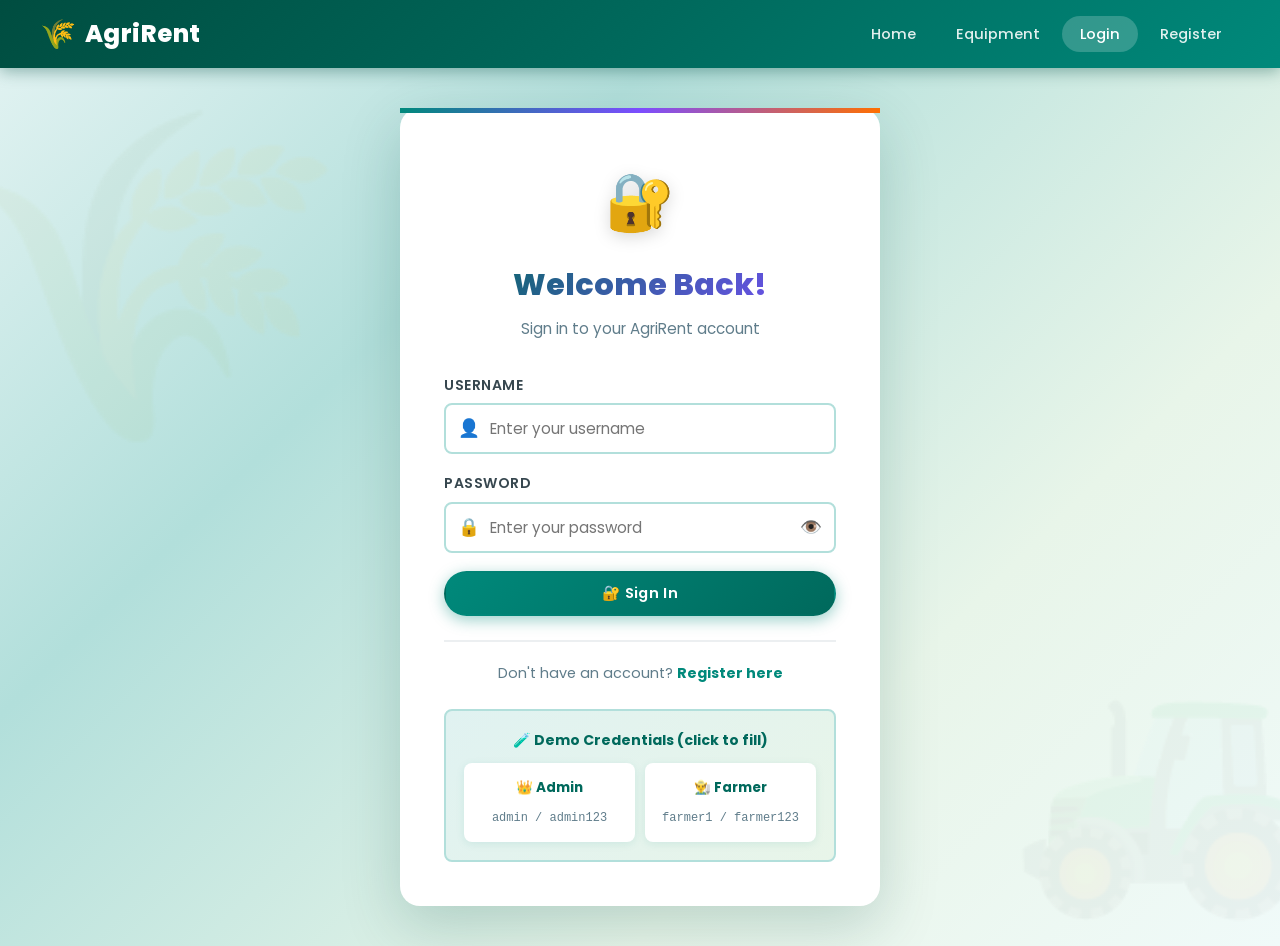
<file: frontend/dashboard.html>
<!DOCTYPE html>
<html lang="en">
<head>
    <meta charset="UTF-8">
    <meta name="viewport" content="width=device-width, initial-scale=1.0">
    <title>Admin Dashboard - AgriRent</title>
    <link rel="stylesheet" href="css/style.css">
    <link rel="stylesheet" href="css/dashboard.css">
</head>
<body>

<!-- ===== NAVBAR ===== -->
<nav class="navbar">
    <div class="nav-container">
        <div class="nav-brand">
            <a href="index.html" style="text-decoration:none; color:inherit; display:flex; align-items:center; gap:8px;">
                <span class="brand-icon">🌾</span>
                <span class="brand-name">AgriRent</span>
            </a>
        </div>
        <ul class="nav-links">
            <li><a href="index.html">Home</a></li>
            <li><a href="equipment.html">Equipment</a></li>
            <li><a href="dashboard.html" class="active">Dashboard</a></li>
            <li><a href="#" onclick="logout()">Logout</a></li>
        </ul>
    </div>
</nav>

<!-- ===== DASHBOARD LAYOUT ===== -->
<div class="dashboard-layout">

    <!-- ===== SIDEBAR ===== -->
    <aside class="sidebar">
        <div class="sidebar-user">
            <div class="sidebar-avatar">👑</div>
            <h4 id="adminName">Admin</h4>
            <span>Administrator</span>
        </div>

        <ul class="sidebar-nav">
            <li>
                <a href="#" id="nav-overview" onclick="showSection('overview')" class="active">
                    <span class="nav-icon">📊</span> Overview
                </a>
            </li>
            <li>
                <a href="#" id="nav-equipment" onclick="showSection('equipment')">
                    <span class="nav-icon">🚜</span> Equipment
                </a>
            </li>
            <li>
                <a href="#" id="nav-bookings" onclick="showSection('bookings')">
                    <span class="nav-icon">📋</span> Bookings
                </a>
            </li>
            <li>
                <a href="#" id="nav-users" onclick="showSection('users')">
                    <span class="nav-icon">👥</span> Users
                </a>
            </li>
            <li>
                <a href="#" id="nav-payments" onclick="showSection('payments')">
                    <span class="nav-icon">💳</span> Payments
                </a>
            </li>
            <li>
                <a href="equipment.html">
                    <span class="nav-icon">🌐</span> View Site
                </a>
            </li>
            <li>
                <a href="#" onclick="logout()">
                    <span class="nav-icon">🚪</span> Logout
                </a>
            </li>
        </ul>
    </aside>

    <!-- ===== MAIN CONTENT ===== -->
    <main class="dashboard-main">

        <!-- ===== OVERVIEW SECTION ===== -->
        <div class="dashboard-section active" id="section-overview">
            <div class="section-header">
                <h2>📊 Dashboard Overview</h2>
                <button class="btn btn-outline btn-sm" onclick="loadDashboardStats()">🔄 Refresh</button>
            </div>

            <!-- Stats Row -->
            <div class="stats-row">
                <div class="stat-box">
                    <div class="stat-box-icon">👥</div>
                    <div class="stat-box-info">
                        <div class="stat-value" id="statTotalUsers">—</div>
                        <div class="stat-name">Total Users</div>
                    </div>
                </div>
                <div class="stat-box">
                    <div class="stat-box-icon">🚜</div>
                    <div class="stat-box-info">
                        <div class="stat-value" id="statTotalEquipment">—</div>
                        <div class="stat-name">Total Equipment</div>
                    </div>
                </div>
                <div class="stat-box">
                    <div class="stat-box-icon">✅</div>
                    <div class="stat-box-info">
                        <div class="stat-value" id="statAvailable">—</div>
                        <div class="stat-name">Available Now</div>
                    </div>
                </div>
                <div class="stat-box">
                    <div class="stat-box-icon">📋</div>
                    <div class="stat-box-info">
                        <div class="stat-value" id="statTotalBookings">—</div>
                        <div class="stat-name">Total Bookings</div>
                    </div>
                </div>
            </div>

            <!-- Revenue Banner -->
            <div style="display:grid; grid-template-columns:1fr 1fr; gap:20px; margin-bottom:24px;">
                <div style="background:linear-gradient(135deg,#2e7d32,#4caf50); color:white; border-radius:10px; padding:20px 24px; display:flex; justify-content:space-between; align-items:center;">
                    <div>
                        <div style="font-size:0.85rem; opacity:0.85; margin-bottom:4px;">Currently Active Bookings</div>
                        <div style="font-size:2rem; font-weight:800;" id="statActiveBookings">—</div>
                    </div>
                    <div style="font-size:3rem; opacity:0.6;">🔄</div>
                </div>
                <div style="background:linear-gradient(135deg,#e65100,#ff8f00); color:white; border-radius:10px; padding:20px 24px; display:flex; justify-content:space-between; align-items:center;">
                    <div>
                        <div style="font-size:0.85rem; opacity:0.85; margin-bottom:4px;">Total Revenue Collected</div>
                        <div style="font-size:2rem; font-weight:800;" id="statTotalRevenue">—</div>
                    </div>
                    <div style="font-size:3rem; opacity:0.6;">💰</div>
                </div>
            </div>

            <!-- Recent Activity -->
            <div class="recent-grid">
                <div class="recent-card">
                    <div class="recent-card-header">
                        <h3>📋 Recent Bookings</h3>
                    </div>
                    <div class="recent-list" id="recentBookingsList">
                        <div style="padding:20px; text-align:center; color:#757575;">Loading...</div>
                    </div>
                </div>
                <div class="recent-card">
                    <div class="recent-card-header">
                        <h3>🚜 Equipment List</h3>
                    </div>
                    <div class="recent-list" id="recentEquipmentList">
                        <div style="padding:20px; text-align:center; color:#757575;">Loading...</div>
                    </div>
                </div>
            </div>
        </div>

        <!-- ===== EQUIPMENT SECTION ===== -->
        <div class="dashboard-section" id="section-equipment">
            <div class="section-header">
                <h2>🚜 Equipment Management</h2>
                <button class="btn btn-primary" onclick="openAddEquipmentModal()">➕ Add Equipment</button>
            </div>

            <div class="table-container">
                <div class="table-toolbar">
                    <span style="font-weight:600; color:#2e7d32;">All Equipment</span>
                    <button class="btn btn-outline btn-sm" onclick="loadEquipmentTable()">🔄 Refresh</button>
                </div>
                <table>
                    <thead>
                        <tr>
                            <th>ID</th>
                            <th>Name</th>
                            <th>Category</th>
                            <th>Daily Rate</th>
                            <th>Qty</th>
                            <th>Status</th>
                            <th>Actions</th>
                        </tr>
                    </thead>
                    <tbody id="equipmentTableBody">
                        <tr><td colspan="7" style="text-align:center;padding:30px;color:#757575;">Loading...</td></tr>
                    </tbody>
                </table>
            </div>
        </div>

        <!-- ===== BOOKINGS SECTION ===== -->
        <div class="dashboard-section" id="section-bookings">
            <div class="section-header">
                <h2>📋 Bookings Management</h2>
                <button class="btn btn-outline btn-sm" onclick="loadBookingsTable()">🔄 Refresh</button>
            </div>

            <div class="table-container">
                <div class="table-toolbar">
                    <span style="font-weight:600; color:#2e7d32;">All Bookings</span>
                </div>
                <table>
                    <thead>
                        <tr>
                            <th>ID</th>
                            <th>Customer</th>
                            <th>Equipment</th>
                            <th>Start Date</th>
                            <th>End Date</th>
                            <th>Total</th>
                            <th>Status</th>
                            <th>Actions</th>
                        </tr>
                    </thead>
                    <tbody id="bookingsTableBody">
                        <tr><td colspan="8" style="text-align:center;padding:30px;color:#757575;">Loading...</td></tr>
                    </tbody>
                </table>
            </div>
        </div>

        <!-- ===== USERS SECTION ===== -->
        <div class="dashboard-section" id="section-users">
            <div class="section-header">
                <h2>👥 Users Management</h2>
                <button class="btn btn-outline btn-sm" onclick="loadUsersTable()">🔄 Refresh</button>
            </div>

            <div class="table-container">
                <div class="table-toolbar">
                    <span style="font-weight:600; color:#2e7d32;">All Registered Users</span>
                </div>
                <table>
                    <thead>
                        <tr>
                            <th>ID</th>
                            <th>Full Name</th>
                            <th>Username</th>
                            <th>Email</th>
                            <th>Role</th>
                            <th>Actions</th>
                        </tr>
                    </thead>
                    <tbody id="usersTableBody">
                        <tr><td colspan="6" style="text-align:center;padding:30px;color:#757575;">Loading...</td></tr>
                    </tbody>
                </table>
            </div>
        </div>

        <!-- ===== PAYMENTS SECTION ===== -->
        <div class="dashboard-section" id="section-payments">
            <div class="section-header">
                <h2>💳 Payments Management</h2>
                <button class="btn btn-outline btn-sm" onclick="loadPaymentsTable()">🔄 Refresh</button>
            </div>

            <!-- Payment Stats -->
            <div style="display:grid; grid-template-columns:repeat(3,1fr); gap:20px; margin-bottom:24px;">
                <div style="background:white; border-radius:10px; padding:20px; box-shadow:0 2px 10px rgba(0,0,0,0.1); border-left:5px solid #2e7d32; display:flex; align-items:center; gap:16px;">
                    <div style="font-size:2rem; background:#e8f5e9; padding:12px; border-radius:8px;">💰</div>
                    <div>
                        <div style="font-size:1.6rem; font-weight:800;" id="payStatRevenue">—</div>
                        <div style="font-size:0.85rem; color:#757575;">Total Revenue</div>
                    </div>
                </div>
                <div style="background:white; border-radius:10px; padding:20px; box-shadow:0 2px 10px rgba(0,0,0,0.1); border-left:5px solid #4caf50; display:flex; align-items:center; gap:16px;">
                    <div style="font-size:2rem; background:#e8f5e9; padding:12px; border-radius:8px;">✅</div>
                    <div>
                        <div style="font-size:1.6rem; font-weight:800;" id="payStatPaid">—</div>
                        <div style="font-size:0.85rem; color:#757575;">Paid Payments</div>
                    </div>
                </div>
                <div style="background:white; border-radius:10px; padding:20px; box-shadow:0 2px 10px rgba(0,0,0,0.1); border-left:5px solid #ff8f00; display:flex; align-items:center; gap:16px;">
                    <div style="font-size:2rem; background:#fff3e0; padding:12px; border-radius:8px;">⏳</div>
                    <div>
                        <div style="font-size:1.6rem; font-weight:800;" id="payStatPending">—</div>
                        <div style="font-size:0.85rem; color:#757575;">Pending Payments</div>
                    </div>
                </div>
            </div>

            <div class="table-container">
                <div class="table-toolbar">
                    <span style="font-weight:600; color:#2e7d32;">All Payments</span>
                </div>
                <table>
                    <thead>
                        <tr>
                            <th>ID</th>
                            <th>Transaction ID</th>
                            <th>Farmer TXN ID</th>
                            <th>Customer</th>
                            <th>Equipment</th>
                            <th>Amount</th>
                            <th>Method</th>
                            <th>Status</th>
                            <th>Date</th>
                            <th>Actions</th>
                        </tr>
                    </thead>
                    <tbody id="paymentsTableBody">
                        <tr><td colspan="9" style="text-align:center;padding:30px;color:#757575;">Loading...</td></tr>
                    </tbody>
                </table>
            </div>
        </div>

    </main>
</div>

<!-- ===== ADD/EDIT EQUIPMENT MODAL ===== -->
<div class="modal-overlay" id="equipmentModal">
    <div class="modal">
        <div class="modal-header">
            <h3 id="equipmentModalTitle">➕ Add New Equipment</h3>
            <button class="modal-close" onclick="closeModal('equipmentModal')">✕</button>
        </div>

        <div id="equipmentAlert" class="alert" style="display:none;"></div>

        <input type="hidden" id="equipmentId">

        <div class="form-row">
            <div class="form-group">
                <label for="eqName">Equipment Name *</label>
                <input type="text" id="eqName" placeholder="e.g. John Deere Tractor" required>
            </div>
            <div class="form-group">
                <label for="eqCategory">Category *</label>
                <select id="eqCategory" required>
                    <option value="">Select Category</option>
                    <option value="Tractor">🚜 Tractor</option>
                    <option value="Harvester">🌾 Harvester</option>
                    <option value="Tiller">⚙️ Tiller</option>
                    <option value="Irrigation">💧 Irrigation</option>
                    <option value="Sprayer">🌿 Sprayer</option>
                    <option value="Planting">🌱 Planting</option>
                    <option value="Excavator">🏗️ Excavator</option>
                </select>
            </div>
        </div>

        <div class="form-row">
            <div class="form-group">
                <label for="eqDailyRate">Daily Rate (₹) *</label>
                <input type="number" id="eqDailyRate" placeholder="e.g. 2500" min="1" step="0.01" required>
            </div>
            <div class="form-group">
                <label for="eqQuantity">Quantity *</label>
                <input type="number" id="eqQuantity" placeholder="e.g. 2" min="1" value="1" required>
            </div>
        </div>

        <div class="form-row">
            <div class="form-group">
                <label for="eqLocation">Location</label>
                <input type="text" id="eqLocation" placeholder="e.g. North Farm Depot">
            </div>
            <div class="form-group">
                <label for="eqStatus">Status *</label>
                <select id="eqStatus" required>
                    <option value="AVAILABLE">✅ Available</option>
                    <option value="MAINTENANCE">🔧 Maintenance</option>
                    <option value="UNAVAILABLE">❌ Unavailable</option>
                </select>
            </div>
        </div>

        <div class="form-group">
            <label for="eqDescription">Description</label>
            <textarea id="eqDescription" placeholder="Describe the equipment features, specifications..."></textarea>
        </div>

        <div style="display:flex; gap:10px;">
            <button class="btn btn-outline" style="flex:1" onclick="closeModal('equipmentModal')">Cancel</button>
            <button class="btn btn-primary" style="flex:2" id="saveEquipmentBtn" onclick="saveEquipment()">💾 Save Equipment</button>
        </div>
    </div>
</div>

<script src="js/auth.js"></script>
<script src="js/dashboard.js"></script>
</body>
</html>
</file>
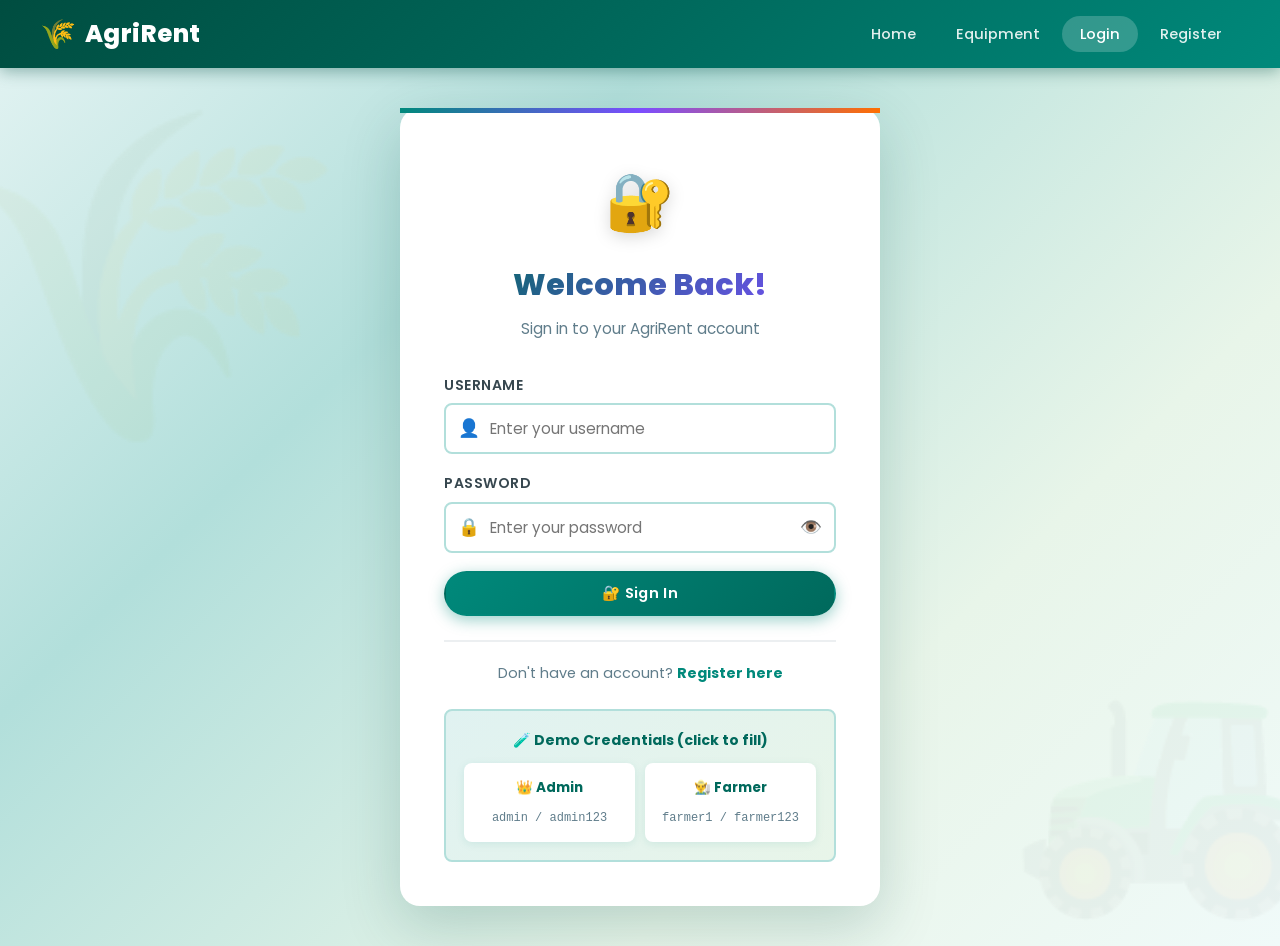
<file: frontend/login.html>
<!DOCTYPE html>
<html lang="en">
<head>
    <meta charset="UTF-8">
    <meta name="viewport" content="width=device-width, initial-scale=1.0">
    <title>Login - AgriRent</title>
    <link rel="stylesheet" href="css/style.css">
    <link rel="stylesheet" href="css/auth.css">
</head>
<body>

<!-- ===== NAVBAR ===== -->
<nav class="navbar">
    <div class="nav-container">
        <div class="nav-brand">
            <a href="index.html" style="text-decoration:none; color:inherit; display:flex; align-items:center; gap:8px;">
                <span class="brand-icon">🌾</span>
                <span class="brand-name">AgriRent</span>
            </a>
        </div>
        <ul class="nav-links">
            <li><a href="index.html">Home</a></li>
            <li><a href="equipment.html">Equipment</a></li>
            <li><a href="login.html" class="active">Login</a></li>
            <li><a href="register.html">Register</a></li>
        </ul>
    </div>
</nav>

<!-- ===== LOGIN FORM ===== -->
<div class="auth-container">
    <div class="auth-card">
        <div class="auth-header">
            <div class="auth-icon">🔐</div>
            <h2>Welcome Back!</h2>
            <p>Sign in to your AgriRent account</p>
        </div>

        <div id="alertBox" class="alert" style="display:none;"></div>

        <form id="loginForm" onsubmit="handleLogin(event)">
            <div class="form-group">
                <label for="username">Username</label>
                <div class="input-wrapper">
                    <span class="input-icon">👤</span>
                    <input type="text" id="username" name="username" placeholder="Enter your username" required>
                </div>
            </div>

            <div class="form-group">
                <label for="password">Password</label>
                <div class="input-wrapper">
                    <span class="input-icon">🔒</span>
                    <input type="password" id="password" name="password" placeholder="Enter your password" required>
                    <span class="toggle-password" onclick="togglePassword('password')">👁️</span>
                </div>
            </div>

            <button type="submit" class="btn btn-primary btn-full" id="loginBtn">
                <span id="loginBtnText">🔐 Sign In</span>
                <span id="loginSpinner" style="display:none;">⏳ Signing in...</span>
            </button>
        </form>

        <div class="auth-footer">
            <p>Don't have an account? <a href="register.html">Register here</a></p>
        </div>

        <!-- Demo Credentials -->
        <div class="demo-credentials">
            <h4>🧪 Demo Credentials (click to fill)</h4>
            <div class="demo-grid">
                <div class="demo-item" onclick="fillCredentials('admin', 'admin123')">
                    <strong>👑 Admin</strong>
                    <span>admin / admin123</span>
                </div>
                <div class="demo-item" onclick="fillCredentials('farmer1', 'farmer123')">
                    <strong>👨‍🌾 Farmer</strong>
                    <span>farmer1 / farmer123</span>
                </div>
            </div>
        </div>
    </div>
</div>

<script src="js/auth.js"></script>
<script>
    // Redirect if already logged in
    const user = JSON.parse(localStorage.getItem('currentUser') || 'null');
    if (user) {
        window.location.href = user.role === 'ADMIN' ? 'dashboard.html' : 'equipment.html';
    }

    async function handleLogin(event) {
        event.preventDefault();
        const username = document.getElementById('username').value.trim();
        const password = document.getElementById('password').value;

        if (!username || !password) {
            showAlert('Please fill in all fields', 'error');
            return;
        }

        setLoading(true);

        try {
            const response = await fetch('/api/login', {
                method: 'POST',
                headers: { 'Content-Type': 'application/json' },
                body: JSON.stringify({ username, password })
            });

            const result = await response.json();

            if (result.success && result.data) {
                localStorage.setItem('currentUser', JSON.stringify(result.data));
                showAlert('✅ Login successful! Redirecting...', 'success');
                setTimeout(() => {
                    window.location.href = result.data.role === 'ADMIN' ? 'dashboard.html' : 'equipment.html';
                }, 1000);
            } else {
                showAlert(result.message || 'Invalid username or password', 'error');
            }
        } catch (error) {
            showAlert('Connection error. Please check if the server is running on port 8080.', 'error');
        } finally {
            setLoading(false);
        }
    }

    function setLoading(loading) {
        document.getElementById('loginBtn').disabled = loading;
        document.getElementById('loginBtnText').style.display = loading ? 'none' : 'inline';
        document.getElementById('loginSpinner').style.display = loading ? 'inline' : 'none';
    }

    function showAlert(message, type) {
        const alertBox = document.getElementById('alertBox');
        alertBox.textContent = message;
        alertBox.className = `alert alert-${type}`;
        alertBox.style.display = 'block';
    }

    function togglePassword(id) {
        const input = document.getElementById(id);
        input.type = input.type === 'password' ? 'text' : 'password';
    }

    function fillCredentials(username, password) {
        document.getElementById('username').value = username;
        document.getElementById('password').value = password;
    }
</script>
</body>
</html>
</file>
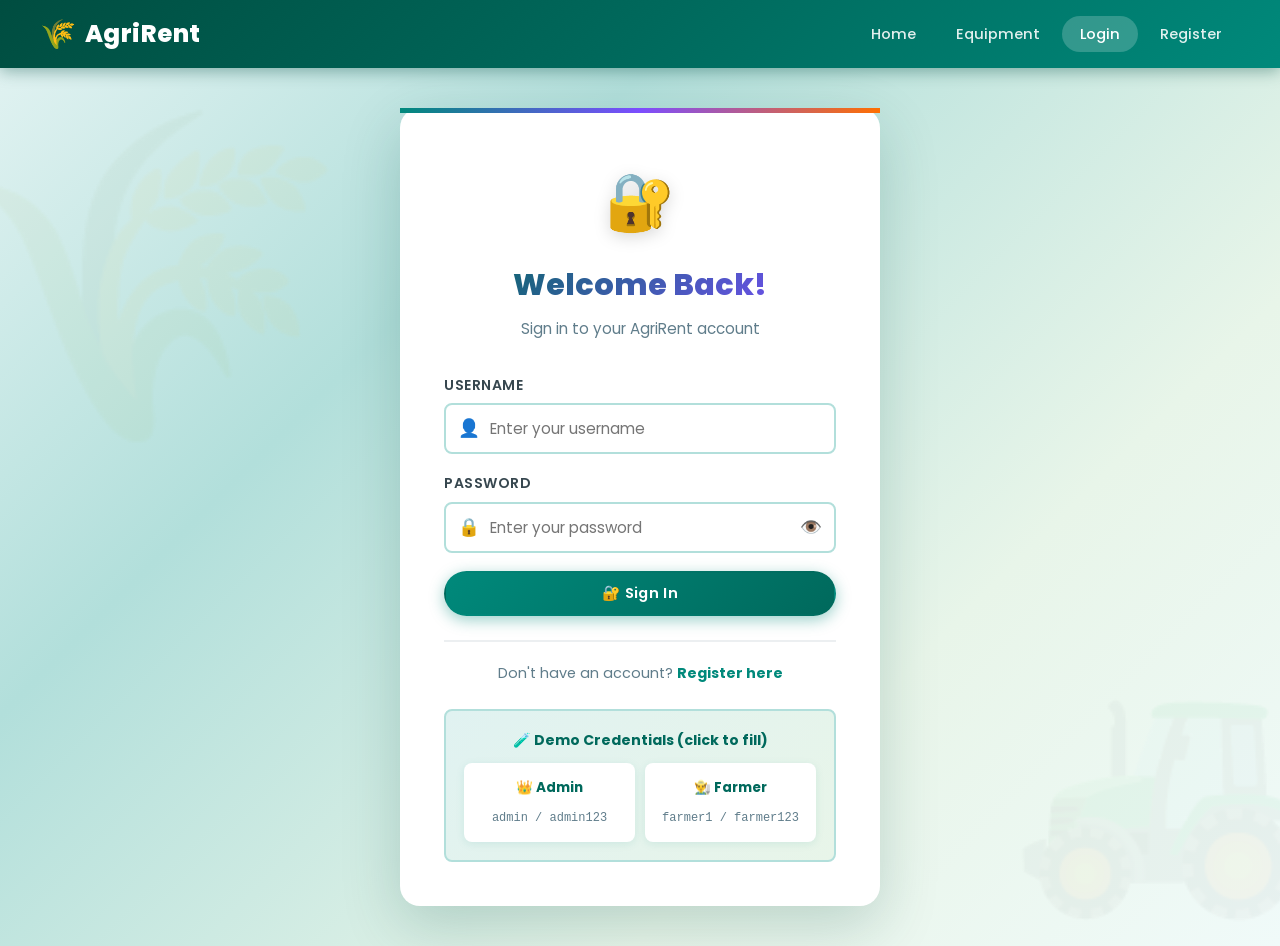
<file: frontend/payment.html>
<!DOCTYPE html>
<html lang="en">
<head>
    <meta charset="UTF-8">
    <meta name="viewport" content="width=device-width, initial-scale=1.0">
    <title>Payment - AgriRent</title>
    <link rel="stylesheet" href="css/style.css">
    <link rel="stylesheet" href="css/auth.css">
    <style>
        .payment-container {
            min-height: calc(100vh - 65px);
            background: linear-gradient(135deg, #e8f5e9, #f5f5f5);
            padding: 30px 20px;
            display: flex;
            justify-content: center;
            align-items: flex-start;
        }

        .payment-card {
            background: white;
            border-radius: 16px;
            box-shadow: 0 8px 30px rgba(0,0,0,0.12);
            width: 100%;
            max-width: 560px;
            overflow: hidden;
        }

        .payment-header {
            background: linear-gradient(135deg, #2e7d32, #4caf50);
            color: white;
            padding: 24px;
            text-align: center;
        }

        .payment-header h2 {
            font-size: 1.5rem;
            margin-bottom: 6px;
        }

        .payment-header p {
            opacity: 0.88;
            font-size: 0.95rem;
        }

        .booking-ref {
            background: rgba(255,255,255,0.2);
            border-radius: 8px;
            padding: 10px 20px;
            margin-top: 14px;
            display: inline-block;
            font-size: 1.1rem;
            font-weight: 700;
            letter-spacing: 1px;
        }

        .payment-body {
            padding: 28px;
        }

        /* Booking Summary */
        .booking-summary {
            background: #f9fbe7;
            border: 2px solid #c5e1a5;
            border-radius: 10px;
            padding: 18px;
            margin-bottom: 24px;
        }

        .booking-summary h4 {
            color: #2e7d32;
            font-size: 0.9rem;
            text-transform: uppercase;
            letter-spacing: 0.5px;
            margin-bottom: 12px;
        }

        .summary-row {
            display: flex;
            justify-content: space-between;
            align-items: center;
            padding: 6px 0;
            font-size: 0.92rem;
            border-bottom: 1px solid #e8f5e9;
        }

        .summary-row:last-child { border-bottom: none; }
        .summary-row .label { color: #757575; }
        .summary-row .value { font-weight: 600; color: #212121; }
        .summary-row.total .value {
            font-size: 1.3rem;
            color: #2e7d32;
            font-weight: 800;
        }

        /* Steps */
        .steps {
            display: flex;
            justify-content: space-between;
            margin-bottom: 28px;
            position: relative;
        }

        .steps::before {
            content: '';
            position: absolute;
            top: 18px;
            left: 10%;
            right: 10%;
            height: 2px;
            background: #e0e0e0;
            z-index: 0;
        }

        .step {
            display: flex;
            flex-direction: column;
            align-items: center;
            gap: 6px;
            z-index: 1;
        }

        .step-circle {
            width: 36px;
            height: 36px;
            border-radius: 50%;
            background: #e0e0e0;
            color: #757575;
            display: flex;
            align-items: center;
            justify-content: center;
            font-weight: 700;
            font-size: 0.9rem;
            transition: all 0.3s;
        }

        .step.active .step-circle {
            background: #2e7d32;
            color: white;
        }

        .step.done .step-circle {
            background: #4caf50;
            color: white;
        }

        .step-label {
            font-size: 0.75rem;
            color: #757575;
            text-align: center;
        }

        .step.active .step-label { color: #2e7d32; font-weight: 600; }

        /* Step Panels */
        .step-panel { display: none; }
        .step-panel.active { display: block; }

        /* QR Section */
        .qr-section {
            text-align: center;
            padding: 20px 0;
        }

        .qr-box {
            display: inline-block;
            padding: 16px;
            border: 3px solid #2e7d32;
            border-radius: 12px;
            background: white;
            margin-bottom: 16px;
        }

        .qr-box img {
            width: 200px;
            height: 200px;
        }

        .upi-id-box {
            background: #e8f5e9;
            border: 2px dashed #4caf50;
            border-radius: 8px;
            padding: 12px 20px;
            margin: 16px 0;
            display: flex;
            align-items: center;
            justify-content: space-between;
            gap: 12px;
        }

        .upi-id-box span {
            font-size: 1rem;
            font-weight: 700;
            color: #2e7d32;
            font-family: monospace;
        }

        .copy-btn {
            background: #2e7d32;
            color: white;
            border: none;
            padding: 6px 14px;
            border-radius: 6px;
            cursor: pointer;
            font-size: 0.85rem;
            font-weight: 600;
            transition: all 0.2s;
        }

        .copy-btn:hover { background: #1b5e20; }

        .amount-badge {
            background: linear-gradient(135deg, #e65100, #ff8f00);
            color: white;
            padding: 12px 24px;
            border-radius: 10px;
            font-size: 1.4rem;
            font-weight: 800;
            display: inline-block;
            margin: 12px 0;
        }

        .payment-apps {
            display: flex;
            justify-content: center;
            gap: 16px;
            margin: 16px 0;
            flex-wrap: wrap;
        }

        .app-badge {
            background: #f5f5f5;
            border: 1px solid #ddd;
            border-radius: 8px;
            padding: 8px 16px;
            font-size: 0.85rem;
            font-weight: 600;
            color: #424242;
        }

        /* Transaction ID Step */
        .txn-instructions {
            background: #fff3e0;
            border: 1px solid #ffe082;
            border-radius: 8px;
            padding: 14px;
            margin-bottom: 20px;
            font-size: 0.9rem;
            color: #e65100;
        }

        .txn-instructions ol {
            margin: 8px 0 0 16px;
            line-height: 1.8;
        }

        /* Success */
        .success-section {
            text-align: center;
            padding: 20px 0;
        }

        .success-icon {
            font-size: 5rem;
            margin-bottom: 16px;
            animation: bounce 0.5s ease;
        }

        @keyframes bounce {
            0% { transform: scale(0); }
            70% { transform: scale(1.2); }
            100% { transform: scale(1); }
        }

        .success-section h3 {
            font-size: 1.5rem;
            color: #2e7d32;
            margin-bottom: 8px;
        }

        .txn-display {
            background: #e8f5e9;
            border-radius: 8px;
            padding: 14px;
            margin: 16px 0;
            font-family: monospace;
            font-size: 1rem;
            color: #2e7d32;
            font-weight: 700;
        }

        .status-pending {
            background: #fff8e1;
            border: 1px solid #ffe082;
            border-radius: 8px;
            padding: 12px;
            font-size: 0.88rem;
            color: #f57f17;
            margin-top: 12px;
        }
    </style>
</head>
<body>

<!-- NAVBAR -->
<nav class="navbar">
    <div class="nav-container">
        <div class="nav-brand">
            <a href="index.html" style="text-decoration:none;color:inherit;display:flex;align-items:center;gap:8px;">
                <span class="brand-icon">🌾</span>
                <span class="brand-name">AgriRent</span>
            </a>
        </div>
        <ul class="nav-links">
            <li><a href="index.html">Home</a></li>
            <li><a href="equipment.html">Equipment</a></li>
            <li id="navLogout"><a href="#" onclick="logout()">Logout</a></li>
        </ul>
    </div>
</nav>

<div class="payment-container">
    <div class="payment-card">

        <!-- Header -->
        <div class="payment-header">
            <div style="font-size:2rem; margin-bottom:8px;">💳</div>
            <h2>Complete Your Payment</h2>
            <p>Scan QR or use UPI ID to pay</p>
            <div class="booking-ref" id="bookingRefDisplay">AGRI-2026-001</div>
        </div>

        <div class="payment-body">

            <!-- Booking Summary -->
            <div class="booking-summary">
                <h4>📋 Booking Summary</h4>
                <div class="summary-row">
                    <span class="label">Equipment</span>
                    <span class="value" id="summaryEquipment">—</span>
                </div>
                <div class="summary-row">
                    <span class="label">Rental Period</span>
                    <span class="value" id="summaryDates">—</span>
                </div>
                <div class="summary-row">
                    <span class="label">Duration</span>
                    <span class="value" id="summaryDays">—</span>
                </div>
                <div class="summary-row">
                    <span class="label">Daily Rate</span>
                    <span class="value" id="summaryRate">—</span>
                </div>
                <div class="summary-row total">
                    <span class="label" style="font-weight:700;">Total Amount</span>
                    <span class="value" id="summaryTotal">—</span>
                </div>
            </div>

            <!-- Steps Indicator -->
            <div class="steps">
                <div class="step active" id="step1">
                    <div class="step-circle">1</div>
                    <div class="step-label">Scan & Pay</div>
                </div>
                <div class="step" id="step2">
                    <div class="step-circle">2</div>
                    <div class="step-label">Enter TXN ID</div>
                </div>
                <div class="step" id="step3">
                    <div class="step-circle">3</div>
                    <div class="step-label">Confirm</div>
                </div>
            </div>

            <!-- STEP 1: QR Code -->
            <div class="step-panel active" id="panel1">
                <div class="qr-section">
                    <h3 style="color:#2e7d32; margin-bottom:16px;">📱 Scan QR Code to Pay</h3>

                    <div class="qr-box">
                        <!-- QR Code generated using Google Charts API -->
                        <img id="qrCodeImg" src="" alt="UPI QR Code">
                    </div>

                    <div class="amount-badge" id="qrAmount">₹0</div>

                    <p style="color:#757575; font-size:0.88rem; margin-bottom:12px;">Or pay using UPI ID directly:</p>

                    <div class="upi-id-box">
                        <span id="upiIdDisplay">agrirent@upi</span>
                        <button class="copy-btn" onclick="copyUpiId()">📋 Copy</button>
                    </div>

                    <div class="payment-apps">
                        <span class="app-badge">📱 Google Pay</span>
                        <span class="app-badge">📱 PhonePe</span>
                        <span class="app-badge">📱 Paytm</span>
                        <span class="app-badge">🏦 BHIM</span>
                    </div>

                    <div style="background:#e3f2fd; border-radius:8px; padding:12px; margin:16px 0; font-size:0.88rem; color:#0277bd;">
                        ⚠️ <strong>Important:</strong> Add <strong id="bookingRefNote">AGRI-2026-001</strong> in UPI remarks/note while paying
                    </div>

                    <button class="btn btn-primary btn-full" onclick="goToStep2()" style="margin-top:8px;">
                        ✅ I have paid — Enter Transaction ID →
                    </button>
                </div>
            </div>

            <!-- STEP 2: Transaction ID -->
            <div class="step-panel" id="panel2">
                <div class="txn-instructions">
                    <strong>📌 How to find Transaction ID:</strong>
                    <ol>
                        <li>Open Google Pay / PhonePe / Paytm</li>
                        <li>Go to Transaction History</li>
                        <li>Find this payment</li>
                        <li>Copy the UPI Transaction ID / Reference Number</li>
                    </ol>
                </div>

                <div id="txnAlert" class="alert" style="display:none;"></div>

                <div class="form-group">
                    <label for="transactionIdInput">UPI Transaction ID / Reference Number *</label>
                    <input type="text" id="transactionIdInput"
                           placeholder="e.g. 316789234567 or T2026043012345"
                           style="font-family:monospace; font-size:1rem; letter-spacing:1px;">
                    <small style="color:#757575; font-size:0.82rem; margin-top:4px; display:block;">
                        12-digit number found in your payment app after successful payment
                    </small>
                </div>

                <div class="form-group">
                    <label for="paymentMethodSelect">Payment App Used</label>
                    <select id="paymentMethodSelect">
                        <option value="UPI">UPI (General)</option>
                        <option value="GOOGLE_PAY">Google Pay</option>
                        <option value="PHONEPE">PhonePe</option>
                        <option value="PAYTM">Paytm</option>
                        <option value="BHIM">BHIM UPI</option>
                        <option value="CASH">Cash Payment</option>
                        <option value="BANK_TRANSFER">Bank Transfer</option>
                    </select>
                </div>

                <div style="display:flex; gap:10px; margin-top:20px;">
                    <button class="btn btn-outline" onclick="goToStep1()">← Back</button>
                    <button class="btn btn-primary" style="flex:1;" onclick="submitPayment()" id="submitPayBtn">
                        Submit Payment →
                    </button>
                </div>
            </div>

            <!-- STEP 3: Success -->
            <div class="step-panel" id="panel3">
                <div class="success-section">
                    <div class="success-icon">🎉</div>
                    <h3>Payment Submitted!</h3>
                    <p style="color:#757575; margin-bottom:16px;">
                        Your payment details have been submitted successfully.
                    </p>

                    <div class="txn-display">
                        Transaction ID: <span id="confirmedTxnId">—</span>
                    </div>

                    <div class="status-pending">
                        ⏳ <strong>Status: Pending Verification</strong><br>
                        Admin will verify your payment within 24 hours and confirm your booking.
                        You will see the status update in "My Rentals".
                    </div>

                    <div style="margin-top:24px; display:flex; gap:12px; justify-content:center; flex-wrap:wrap;">
                        <a href="equipment.html" class="btn btn-outline">🚜 Browse More Equipment</a>
                        <a href="equipment.html" class="btn btn-primary" onclick="showMyRentalsAfter()">📋 View My Rentals</a>
                    </div>
                </div>
            </div>

        </div>
    </div>
</div>

<script src="js/auth.js"></script>
<script>
    const UPI_ID = 'agrirent@upi';  // ← Admin UPI ID (change this to real UPI ID)
    const MERCHANT_NAME = 'AgriRent';

    let currentBooking = null;
    let currentPaymentId = null;

    document.addEventListener('DOMContentLoaded', async () => {
        // Check login
        const user = getCurrentUser();
        if (!user) {
            window.location.href = 'login.html';
            return;
        }

        // Get booking ID from URL
        const params = new URLSearchParams(window.location.search);
        const bookingId = params.get('bookingId');
        const paymentId = params.get('paymentId');

        if (!bookingId) {
            alert('No booking found. Redirecting...');
            window.location.href = 'equipment.html';
            return;
        }

        currentPaymentId = paymentId;
        await loadBookingDetails(bookingId);
    });

    async function loadBookingDetails(bookingId) {
        try {
            const result = await apiCall('/bookings/' + bookingId);
            if (result.success) {
                currentBooking = result.data;
                populateBookingDetails(currentBooking);
                generateQRCode(currentBooking);
            }
        } catch (e) {
            console.error('Failed to load booking:', e);
        }
    }

    function populateBookingDetails(booking) {
        const bookingRef = 'AGRI-' + new Date().getFullYear() + '-' + String(booking.id).padStart(3, '0');

        document.getElementById('bookingRefDisplay').textContent = bookingRef;
        document.getElementById('bookingRefNote').textContent = bookingRef;
        document.getElementById('summaryEquipment').textContent = booking.equipment?.name || 'N/A';
        document.getElementById('summaryDates').textContent = booking.startDate + ' → ' + booking.endDate;
        document.getElementById('summaryDays').textContent = (booking.totalDays || 1) + ' day(s)';
        document.getElementById('summaryRate').textContent = '₹' + Number(booking.equipment?.dailyRate || 0).toLocaleString('en-IN') + '/day';
        document.getElementById('summaryTotal').textContent = '₹' + Number(booking.totalAmount || 0).toLocaleString('en-IN');
        document.getElementById('qrAmount').textContent = '₹' + Number(booking.totalAmount || 0).toLocaleString('en-IN');
        document.getElementById('upiIdDisplay').textContent = UPI_ID;
    }

    function generateQRCode(booking) {
        const amount = booking.totalAmount || 0;
        const bookingRef = 'AGRI-' + new Date().getFullYear() + '-' + String(booking.id).padStart(3, '0');

        // UPI deep link
        const upiLink = `upi://pay?pa=${UPI_ID}&pn=${encodeURIComponent(MERCHANT_NAME)}&am=${amount}&cu=INR&tn=${encodeURIComponent('AgriRent ' + bookingRef)}`;

        // Use QR Server API (reliable free service)
        const qrUrl = `https://api.qrserver.com/v1/create-qr-code/?size=200x200&data=${encodeURIComponent(upiLink)}&color=1b5e20&bgcolor=ffffff&margin=10`;

        const qrImg = document.getElementById('qrCodeImg');
        qrImg.src = qrUrl;
        qrImg.onerror = function() {
            // Fallback: draw QR using canvas with simple pattern
            this.style.display = 'none';
            const fallback = document.createElement('div');
            fallback.style.cssText = 'width:200px;height:200px;display:flex;flex-direction:column;align-items:center;justify-content:center;background:#e8f5e9;border-radius:8px;border:2px dashed #4caf50;';
            fallback.innerHTML = `
                <div style="font-size:2.5rem;">📱</div>
                <div style="font-size:0.78rem;color:#2e7d32;margin-top:8px;text-align:center;padding:0 10px;font-weight:600;">
                    Use UPI ID below<br>to pay ₹${Number(amount).toLocaleString('en-IN')}
                </div>`;
            this.parentElement.appendChild(fallback);
        };
    }

    function copyUpiId() {
        navigator.clipboard.writeText(UPI_ID).then(() => {
            const btn = document.querySelector('.copy-btn');
            btn.textContent = '✅ Copied!';
            btn.style.background = '#4caf50';
            setTimeout(() => {
                btn.textContent = '📋 Copy';
                btn.style.background = '#2e7d32';
            }, 2000);
        });
    }

    function goToStep1() {
        setStep(1);
    }

    function goToStep2() {
        setStep(2);
    }

    function setStep(n) {
        for (let i = 1; i <= 3; i++) {
            document.getElementById('panel' + i).classList.remove('active');
            const stepEl = document.getElementById('step' + i);
            stepEl.classList.remove('active', 'done');
            if (i < n) stepEl.classList.add('done');
            if (i === n) stepEl.classList.add('active');
        }
        document.getElementById('panel' + n).classList.add('active');
    }

    async function submitPayment() {
        const txnId = document.getElementById('transactionIdInput').value.trim();
        const method = document.getElementById('paymentMethodSelect').value;

        if (!txnId) {
            showTxnAlert('Please enter your Transaction ID', 'error');
            return;
        }

        if (txnId.length < 6) {
            showTxnAlert('Transaction ID seems too short. Please check again.', 'error');
            return;
        }

        const btn = document.getElementById('submitPayBtn');
        btn.disabled = true;
        btn.textContent = '⏳ Submitting...';

        try {
            let result;

            if (currentPaymentId) {
                // Update existing payment with transaction ID
                result = await apiCall('/payments/' + currentPaymentId + '/submit', 'PUT', {
                    transactionId: txnId,
                    paymentMethod: method
                });
            } else {
                // Create new payment with transaction ID
                result = await apiCall('/payments', 'POST', {
                    bookingId: currentBooking.id,
                    paymentMethod: method,
                    transactionId: txnId,
                    notes: 'UPI Payment - ' + txnId
                });
            }

            if (result.success || result.data) {
                document.getElementById('confirmedTxnId').textContent = txnId;
                setStep(3);
            } else {
                showTxnAlert(result.message || 'Submission failed. Try again.', 'error');
            }
        } catch (e) {
            // Even if API fails, show success (transaction ID saved locally)
            document.getElementById('confirmedTxnId').textContent = txnId;
            setStep(3);
        } finally {
            btn.disabled = false;
            btn.textContent = 'Submit Payment →';
        }
    }

    function showTxnAlert(msg, type) {
        const el = document.getElementById('txnAlert');
        el.textContent = msg;
        el.className = `alert alert-${type}`;
        el.style.display = 'block';
    }

    function showMyRentalsAfter() {
        localStorage.setItem('showMyRentals', 'true');
    }
</script>
</body>
</html>
</file>
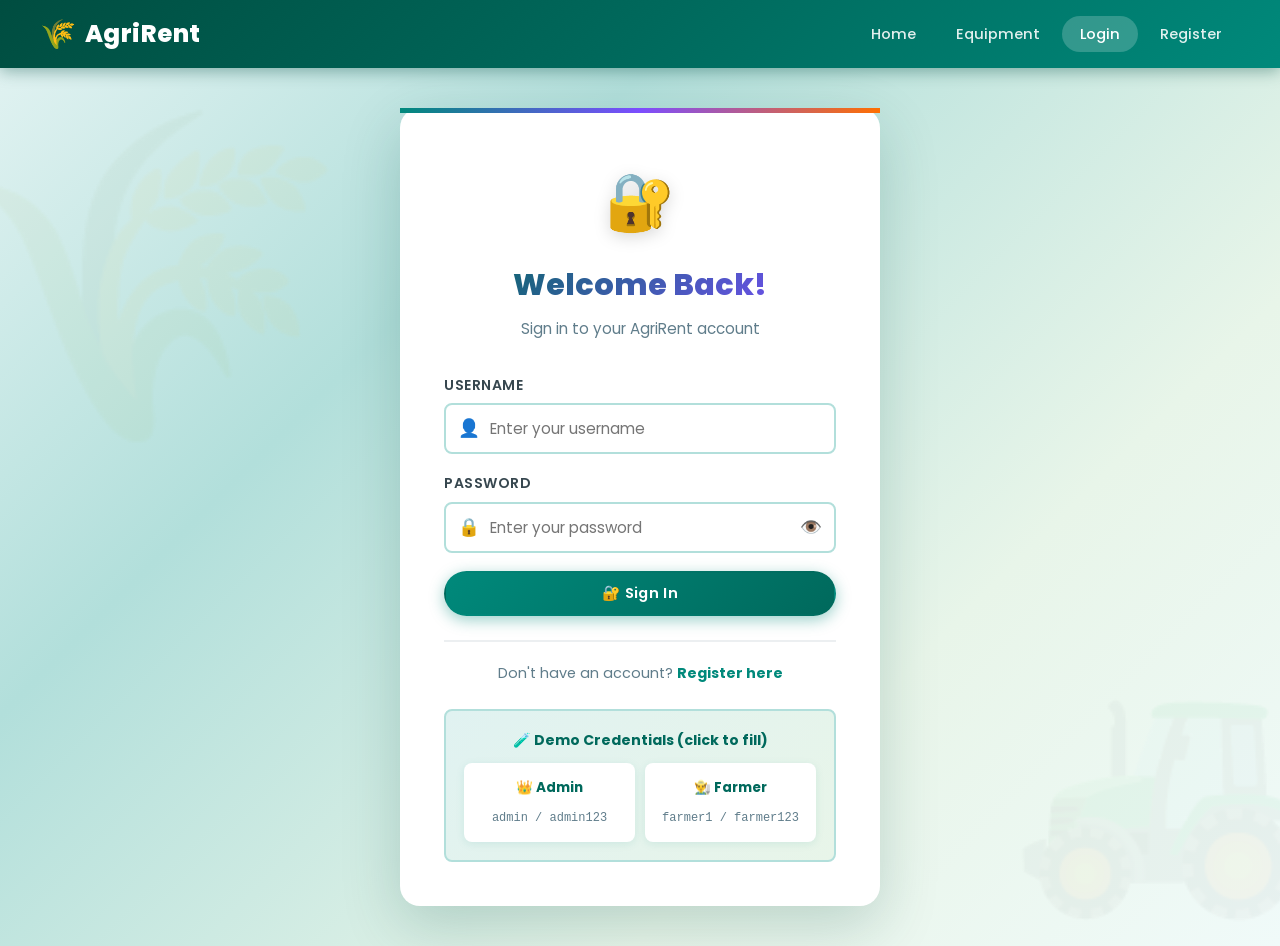
<file: frontend/profile.html>
<!DOCTYPE html>
<html lang="en">
<head>
    <meta charset="UTF-8">
    <meta name="viewport" content="width=device-width, initial-scale=1.0">
    <title>My Profile - AgriRent</title>
    <link rel="stylesheet" href="css/style.css">
    <style>
        .profile-container {
            min-height: calc(100vh - 68px);
            background: linear-gradient(135deg, #e0f2f1, #f0faf9);
            padding: 40px 20px;
        }

        .profile-wrapper {
            max-width: 800px;
            margin: 0 auto;
            display: grid;
            grid-template-columns: 280px 1fr;
            gap: 24px;
        }

        /* LEFT CARD */
        .profile-card {
            background: white;
            border-radius: 16px;
            box-shadow: 0 4px 20px rgba(0,137,123,0.12);
            overflow: hidden;
            height: fit-content;
        }

        .profile-card-header {
            background: linear-gradient(135deg, #1b5e20, #2e7d32);
            padding: 32px 20px;
            text-align: center;
        }

        .avatar-circle {
            width: 80px;
            height: 80px;
            background: rgba(255,255,255,0.2);
            border: 4px solid rgba(255,255,255,0.5);
            border-radius: 50%;
            display: flex;
            align-items: center;
            justify-content: center;
            font-size: 2.2rem;
            font-weight: 800;
            color: white;
            margin: 0 auto 14px;
            text-transform: uppercase;
        }

        .profile-name {
            color: white;
            font-size: 1.2rem;
            font-weight: 700;
            margin-bottom: 4px;
        }

        .profile-username {
            color: rgba(255,255,255,0.75);
            font-size: 0.85rem;
        }

        .profile-role-badge {
            display: inline-block;
            background: rgba(255,255,255,0.2);
            color: white;
            padding: 4px 14px;
            border-radius: 20px;
            font-size: 0.78rem;
            font-weight: 600;
            margin-top: 10px;
        }

        .profile-card-body {
            padding: 20px;
        }

        .profile-info-item {
            display: flex;
            align-items: center;
            gap: 10px;
            padding: 10px 0;
            border-bottom: 1px solid #e0f2f1;
            font-size: 0.88rem;
        }

        .profile-info-item:last-child { border-bottom: none; }
        .profile-info-item .icon { font-size: 1.1rem; width: 24px; }
        .profile-info-item .info-text { color: #546e7a; }
        .profile-info-item .info-value { color: #263238; font-weight: 600; font-size: 0.85rem; }

        /* RIGHT CARD */
        .profile-main {
            display: flex;
            flex-direction: column;
            gap: 20px;
        }

        .profile-section {
            background: white;
            border-radius: 16px;
            box-shadow: 0 4px 20px rgba(0,137,123,0.1);
            overflow: hidden;
        }

        .section-head {
            background: linear-gradient(135deg, #e8f5e9, #f1f8e9);
            padding: 16px 22px;
            border-bottom: 2px solid #c8e6c9;
            display: flex;
            justify-content: space-between;
            align-items: center;
        }

        .section-head h3 {
            font-size: 1rem;
            color: #1b5e20;
            font-weight: 700;
        }

        .section-body { padding: 22px; }

        /* Stats row */
        .stats-mini {
            display: grid;
            grid-template-columns: repeat(3, 1fr);
            gap: 14px;
        }

        .stat-mini-card {
            background: linear-gradient(135deg, #e8f5e9, #c8e6c9);
            border-radius: 10px;
            padding: 16px;
            text-align: center;
        }

        .stat-mini-card:nth-child(2) { background: linear-gradient(135deg, #fff3e0, #ffe0b2); }
        .stat-mini-card:nth-child(3) { background: linear-gradient(135deg, #e3f2fd, #bbdefb); }

        .stat-mini-num {
            font-size: 1.8rem;
            font-weight: 800;
            color: #1b5e20;
        }

        .stat-mini-card:nth-child(2) .stat-mini-num { color: #e65100; }
        .stat-mini-card:nth-child(3) .stat-mini-num { color: #0277bd; }

        .stat-mini-label {
            font-size: 0.75rem;
            color: #546e7a;
            font-weight: 600;
            text-transform: uppercase;
            letter-spacing: 0.5px;
        }

        @media (max-width: 768px) {
            .profile-wrapper { grid-template-columns: 1fr; }
            .stats-mini { grid-template-columns: 1fr 1fr; }
        }
    </style>
</head>
<body>

<!-- NAVBAR -->
<nav class="navbar">
    <div class="nav-container">
        <div class="nav-brand">
            <a href="index.html" style="text-decoration:none;color:inherit;display:flex;align-items:center;gap:8px;">
                <span class="brand-icon">🌾</span>
                <span class="brand-name">AgriRent</span>
            </a>
        </div>
        <ul class="nav-links" id="navLinks">
            <li><a href="index.html">Home</a></li>
            <li><a href="equipment.html">Equipment</a></li>
            <li id="navLogin"><a href="login.html">Login</a></li>
            <li id="navRegister"><a href="register.html">Register</a></li>
            <li id="navMyRentals" style="display:none"><a href="equipment.html">My Rentals</a></li>
            <li id="navDashboard" style="display:none"><a href="dashboard.html">Dashboard</a></li>
            <li id="navLogout" style="display:none"><a href="#" onclick="logout()">Logout</a></li>
            <li id="navUserInfo" style="display:none; position:relative;"></li>
        </ul>
        <div class="hamburger" onclick="toggleMenu()">☰</div>
    </div>
</nav>

<div class="profile-container">
    <div class="profile-wrapper">

        <!-- LEFT — Profile Card -->
        <div class="profile-card">
            <div class="profile-card-header">
                <div class="avatar-circle" id="avatarCircle">?</div>
                <div class="profile-name" id="profileName">Loading...</div>
                <div class="profile-username" id="profileUsername">@username</div>
                <div class="profile-role-badge" id="profileRole">User</div>
            </div>
            <div class="profile-card-body">
                <div class="profile-info-item">
                    <span class="icon">📧</span>
                    <div>
                        <div class="info-text">Email</div>
                        <div class="info-value" id="profileEmail">—</div>
                    </div>
                </div>
                <div class="profile-info-item">
                    <span class="icon">📞</span>
                    <div>
                        <div class="info-text">Phone</div>
                        <div class="info-value" id="profilePhone">—</div>
                    </div>
                </div>
                <div class="profile-info-item">
                    <span class="icon">📍</span>
                    <div>
                        <div class="info-text">Address</div>
                        <div class="info-value" id="profileAddress">—</div>
                    </div>
                </div>
                <div class="profile-info-item">
                    <span class="icon">📅</span>
                    <div>
                        <div class="info-text">Member Since</div>
                        <div class="info-value" id="profileJoined">—</div>
                    </div>
                </div>
            </div>
        </div>

        <!-- RIGHT — Main Content -->
        <div class="profile-main">

            <!-- Stats -->
            <div class="profile-section">
                <div class="section-head">
                    <h3>📊 My Activity</h3>
                </div>
                <div class="section-body">
                    <div class="stats-mini">
                        <div class="stat-mini-card">
                            <div class="stat-mini-num" id="statTotalRentals">0</div>
                            <div class="stat-mini-label">Total Rentals</div>
                        </div>
                        <div class="stat-mini-card">
                            <div class="stat-mini-num" id="statActiveRentals">0</div>
                            <div class="stat-mini-label">Active Now</div>
                        </div>
                        <div class="stat-mini-card">
                            <div class="stat-mini-num" id="statTotalSpent">₹0</div>
                            <div class="stat-mini-label">Total Spent</div>
                        </div>
                    </div>
                </div>
            </div>

            <!-- Edit Profile -->
            <div class="profile-section">
                <div class="section-head">
                    <h3>✏️ Edit Profile</h3>
                </div>
                <div class="section-body">
                    <div id="editAlert" class="alert" style="display:none;"></div>
                    <div class="form-row">
                        <div class="form-group">
                            <label>Full Name</label>
                            <input type="text" id="editFullName" placeholder="Your full name">
                        </div>
                        <div class="form-group">
                            <label>Phone</label>
                            <input type="tel" id="editPhone" placeholder="Your phone number">
                        </div>
                    </div>
                    <div class="form-group">
                        <label>Address</label>
                        <input type="text" id="editAddress" placeholder="Your address">
                    </div>
                    <button class="btn btn-primary" onclick="saveProfile()" id="saveProfileBtn">
                        💾 Save Changes
                    </button>
                </div>
            </div>

            <!-- Recent Rentals -->
            <div class="profile-section">
                <div class="section-head">
                    <h3>📋 Recent Rentals</h3>
                    <a href="equipment.html" style="font-size:0.82rem; color:#2e7d32; font-weight:600;">View All →</a>
                </div>
                <div class="section-body" id="recentRentalsBody">
                    <div style="text-align:center; color:#757575; padding:20px;">Loading...</div>
                </div>
            </div>

        </div>
    </div>
</div>

<script src="js/auth.js"></script>
<script>
    document.addEventListener('DOMContentLoaded', async () => {
        const user = getCurrentUser();
        if (!user) {
            window.location.href = 'login.html';
            return;
        }
        loadProfile(user);
        loadRentalStats(user);
        loadRecentRentals(user);
    });

    function loadProfile(user) {
        const initial = (user.fullName || user.username).charAt(0).toUpperCase();
        document.getElementById('avatarCircle').textContent = initial;
        document.getElementById('profileName').textContent = user.fullName || user.username;
        document.getElementById('profileUsername').textContent = '@' + user.username;
        document.getElementById('profileRole').textContent = user.role === 'ADMIN' ? '👑 Administrator' : '👨‍🌾 Farmer';
        document.getElementById('editFullName').value = user.fullName || '';

        // Load full user details from API
        fetch('/api/admin/users')
            .then(r => r.json())
            .then(result => {
                if (result.success) {
                    const u = result.data.find(x => x.username === user.username);
                    if (u) {
                        document.getElementById('profileEmail').textContent = u.email || '—';
                        document.getElementById('profilePhone').textContent = u.phone || '—';
                        document.getElementById('profileAddress').textContent = u.address || '—';
                        document.getElementById('profileJoined').textContent = u.createdAt ? u.createdAt.substring(0,10) : '—';
                        document.getElementById('editPhone').value = u.phone || '';
                        document.getElementById('editAddress').value = u.address || '';
                    }
                }
            }).catch(() => {});
    }

    async function loadRentalStats(user) {
        try {
            const result = await apiCall('/bookings?userId=' + user.userId);
            if (result.success) {
                const bookings = result.data || [];
                const active = bookings.filter(b => b.status === 'ACTIVE' || b.status === 'CONFIRMED').length;
                const totalSpent = bookings.reduce((sum, b) => sum + (b.totalAmount || 0), 0);

                document.getElementById('statTotalRentals').textContent = bookings.length;
                document.getElementById('statActiveRentals').textContent = active;
                document.getElementById('statTotalSpent').textContent = '₹' + Number(totalSpent).toLocaleString('en-IN');
            }
        } catch (e) {}
    }

    async function loadRecentRentals(user) {
        try {
            const result = await apiCall('/bookings?userId=' + user.userId);
            const body = document.getElementById('recentRentalsBody');
            if (result.success && result.data.length > 0) {
                const recent = result.data.slice(0, 3);
                body.innerHTML = recent.map(b => `
                    <div style="display:flex; justify-content:space-between; align-items:center; padding:12px 0; border-bottom:1px solid #e0f2f1;">
                        <div style="display:flex; align-items:center; gap:12px;">
                            <div style="width:40px; height:40px; background:linear-gradient(135deg,#e8f5e9,#c8e6c9); border-radius:50%; display:flex; align-items:center; justify-content:center; font-size:1.2rem;">🚜</div>
                            <div>
                                <div style="font-weight:600; font-size:0.9rem; color:#263238;">${b.equipment?.name || 'N/A'}</div>
                                <div style="font-size:0.78rem; color:#757575;">${b.startDate} → ${b.endDate}</div>
                            </div>
                        </div>
                        <div style="text-align:right;">
                            <div style="font-weight:700; color:#2e7d32; font-size:0.9rem;">₹${Number(b.totalAmount || 0).toLocaleString('en-IN')}</div>
                            <span class="badge badge-${b.status?.toLowerCase()}" style="font-size:0.7rem;">${b.status}</span>
                        </div>
                    </div>`).join('');
            } else {
                body.innerHTML = '<div style="text-align:center; color:#757575; padding:20px;">No rentals yet. <a href="equipment.html" style="color:#2e7d32;">Browse equipment!</a></div>';
            }
        } catch (e) {
            document.getElementById('recentRentalsBody').innerHTML = '<div style="color:#c62828; text-align:center; padding:20px;">Failed to load</div>';
        }
    }

    async function saveProfile() {
        const user = getCurrentUser();
        const fullName = document.getElementById('editFullName').value.trim();
        const phone    = document.getElementById('editPhone').value.trim();
        const address  = document.getElementById('editAddress').value.trim();

        const btn = document.getElementById('saveProfileBtn');
        btn.disabled = true;
        btn.textContent = '⏳ Saving...';

        try {
            const result = await apiCall('/admin/users/' + user.userId + '/update', 'PUT', { fullName, phone, address });
            // Update localStorage
            const updatedUser = { ...user, fullName };
            localStorage.setItem('currentUser', JSON.stringify(updatedUser));
            showEditAlert('✅ Profile updated successfully!', 'success');
            loadProfile(updatedUser);
        } catch (e) {
            // Even if API fails, update localStorage
            const updatedUser = { ...user, fullName };
            localStorage.setItem('currentUser', JSON.stringify(updatedUser));
            showEditAlert('✅ Profile updated!', 'success');
        } finally {
            btn.disabled = false;
            btn.textContent = '💾 Save Changes';
        }
    }

    function showEditAlert(msg, type) {
        const el = document.getElementById('editAlert');
        el.textContent = msg;
        el.className = `alert alert-${type}`;
        el.style.display = 'block';
        setTimeout(() => el.style.display = 'none', 3000);
    }
</script>
</body>
</html>
</file>
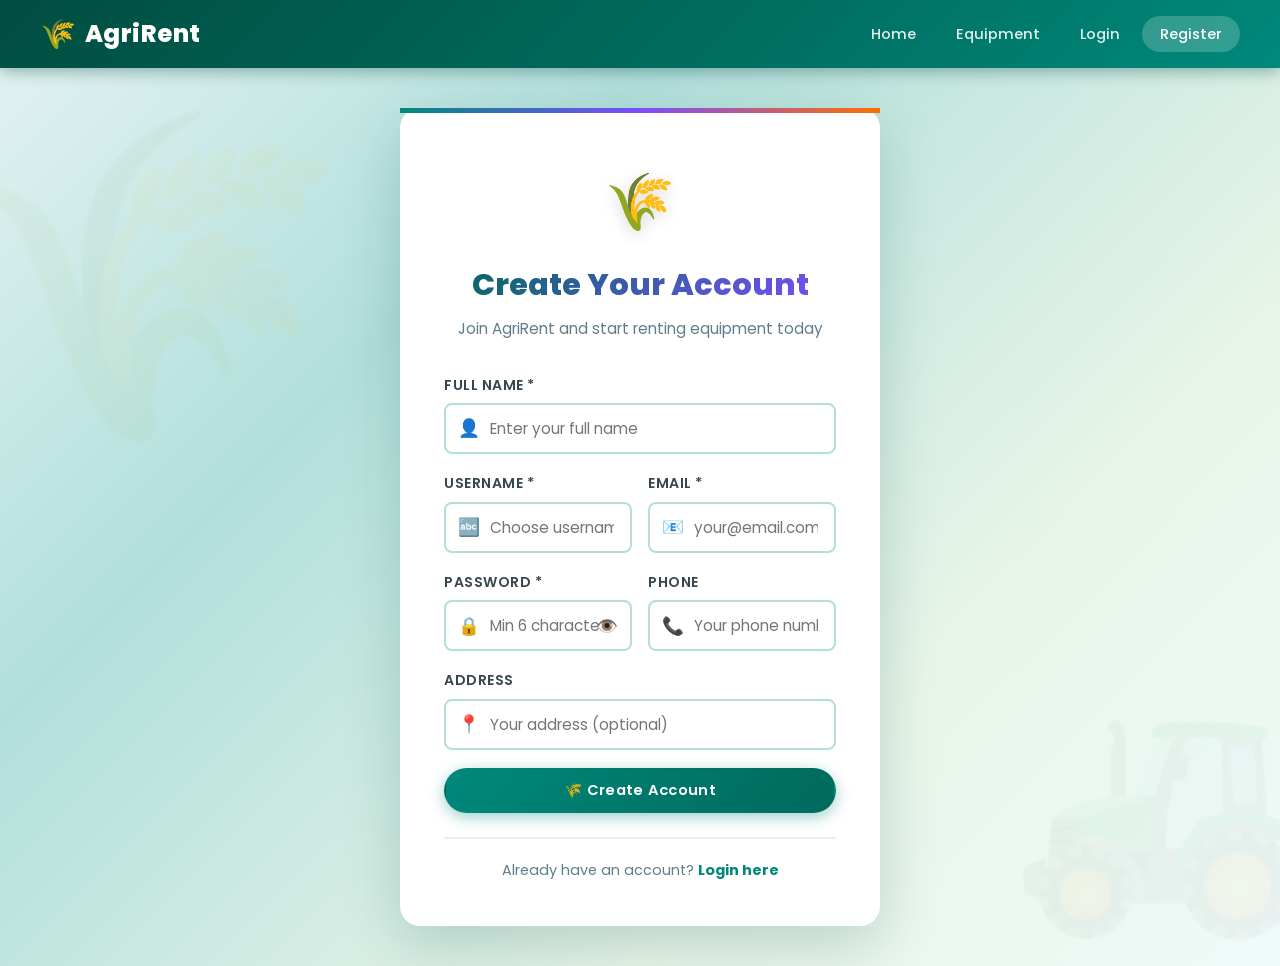
<file: frontend/register.html>
<!DOCTYPE html>
<html lang="en">
<head>
    <meta charset="UTF-8">
    <meta name="viewport" content="width=device-width, initial-scale=1.0">
    <title>Register - AgriRent</title>
    <link rel="stylesheet" href="css/style.css">
    <link rel="stylesheet" href="css/auth.css">
</head>
<body>

<!-- ===== NAVBAR ===== -->
<nav class="navbar">
    <div class="nav-container">
        <div class="nav-brand">
            <a href="index.html" style="text-decoration:none; color:inherit; display:flex; align-items:center; gap:8px;">
                <span class="brand-icon">🌾</span>
                <span class="brand-name">AgriRent</span>
            </a>
        </div>
        <ul class="nav-links">
            <li><a href="index.html">Home</a></li>
            <li><a href="equipment.html">Equipment</a></li>
            <li><a href="login.html">Login</a></li>
            <li><a href="register.html" class="active">Register</a></li>
        </ul>
    </div>
</nav>

<!-- ===== REGISTER FORM ===== -->
<div class="auth-container">
    <div class="auth-card">
        <div class="auth-header">
            <div class="auth-icon">🌾</div>
            <h2>Create Your Account</h2>
            <p>Join AgriRent and start renting equipment today</p>
        </div>

        <div id="alertBox" class="alert" style="display:none;"></div>

        <form id="registerForm" onsubmit="handleRegister(event)">
            <div class="form-group">
                <label for="fullName">Full Name *</label>
                <div class="input-wrapper">
                    <span class="input-icon">👤</span>
                    <input type="text" id="fullName" name="fullName" placeholder="Enter your full name" required>
                </div>
            </div>

            <div class="form-row">
                <div class="form-group">
                    <label for="username">Username *</label>
                    <div class="input-wrapper">
                        <span class="input-icon">🔤</span>
                        <input type="text" id="username" name="username" placeholder="Choose username" required minlength="3">
                    </div>
                </div>

                <div class="form-group">
                    <label for="email">Email *</label>
                    <div class="input-wrapper">
                        <span class="input-icon">📧</span>
                        <input type="email" id="email" name="email" placeholder="your@email.com" required>
                    </div>
                </div>
            </div>

            <div class="form-row">
                <div class="form-group">
                    <label for="password">Password *</label>
                    <div class="input-wrapper">
                        <span class="input-icon">🔒</span>
                        <input type="password" id="password" name="password" placeholder="Min 6 characters" required minlength="6">
                        <span class="toggle-password" onclick="togglePassword('password')">👁️</span>
                    </div>
                </div>

                <div class="form-group">
                    <label for="phone">Phone</label>
                    <div class="input-wrapper">
                        <span class="input-icon">📞</span>
                        <input type="tel" id="phone" name="phone" placeholder="Your phone number">
                    </div>
                </div>
            </div>

            <div class="form-group">
                <label for="address">Address</label>
                <div class="input-wrapper">
                    <span class="input-icon">📍</span>
                    <input type="text" id="address" name="address" placeholder="Your address (optional)">
                </div>
            </div>

            <button type="submit" class="btn btn-primary btn-full" id="registerBtn">
                <span id="registerBtnText">🌾 Create Account</span>
                <span id="registerSpinner" style="display:none;">⏳ Creating account...</span>
            </button>
        </form>

        <div class="auth-footer">
            <p>Already have an account? <a href="login.html">Login here</a></p>
        </div>
    </div>
</div>

<script src="js/auth.js"></script>
<script>
    // Redirect if already logged in
    const user = JSON.parse(localStorage.getItem('currentUser') || 'null');
    if (user) {
        window.location.href = user.role === 'ADMIN' ? 'dashboard.html' : 'equipment.html';
    }

    async function handleRegister(event) {
        event.preventDefault();

        const payload = {
            fullName: document.getElementById('fullName').value.trim(),
            username: document.getElementById('username').value.trim(),
            email:    document.getElementById('email').value.trim(),
            password: document.getElementById('password').value,
            phone:    document.getElementById('phone').value.trim(),
            address:  document.getElementById('address').value.trim()
        };

        if (!payload.fullName || !payload.username || !payload.email || !payload.password) {
            showAlert('Please fill in all required fields', 'error');
            return;
        }

        if (payload.password.length < 6) {
            showAlert('Password must be at least 6 characters', 'error');
            return;
        }

        setLoading(true);

        try {
            const response = await fetch('/api/register', {
                method: 'POST',
                headers: { 'Content-Type': 'application/json' },
                body: JSON.stringify(payload)
            });

            const result = await response.json();

            if (result.success) {
                showAlert('✅ Registration successful! Redirecting to login...', 'success');
                setTimeout(() => window.location.href = 'login.html', 2000);
            } else {
                showAlert(result.message || 'Registration failed. Please try again.', 'error');
            }
        } catch (error) {
            showAlert('Connection error. Please check if the server is running.', 'error');
        } finally {
            setLoading(false);
        }
    }

    function setLoading(loading) {
        document.getElementById('registerBtn').disabled = loading;
        document.getElementById('registerBtnText').style.display = loading ? 'none' : 'inline';
        document.getElementById('registerSpinner').style.display = loading ? 'inline' : 'none';
    }

    function showAlert(message, type) {
        const alertBox = document.getElementById('alertBox');
        alertBox.textContent = message;
        alertBox.className = `alert alert-${type}`;
        alertBox.style.display = 'block';
        if (type === 'success') {
            setTimeout(() => alertBox.style.display = 'none', 3000);
        }
    }

    function togglePassword(id) {
        const input = document.getElementById(id);
        input.type = input.type === 'password' ? 'text' : 'password';
    }
</script>
</body>
</html>
</file>
<file: frontend/css/style.css>
/* ===== GOOGLE FONTS ===== */
@import url('https://fonts.googleapis.com/css2?family=Poppins:wght@300;400;500;600;700;800&display=swap');

/* ===== GLOBAL STYLES ===== */
* {
    margin: 0;
    padding: 0;
    box-sizing: border-box;
}

:root {
    --primary:        #00897b;
    --primary-dark:   #00695c;
    --primary-light:  #4db6ac;
    --secondary:      #ff6f00;
    --secondary-light:#ffa726;
    --accent:         #7c4dff;
    --accent-light:   #b39ddb;
    --success:        #2e7d32;
    --danger:         #c62828;
    --danger-light:   #ef5350;
    --info:           #0277bd;
    --warning:        #f57f17;
    --white:          #ffffff;
    --light:          #f0faf9;
    --light-teal:     #e0f2f1;
    --gray:           #607d8b;
    --gray-light:     #eceff1;
    --dark:           #1a237e;
    --border:         #b2dfdb;
    --shadow:         0 4px 15px rgba(0,137,123,0.15);
    --shadow-hover:   0 8px 25px rgba(0,137,123,0.25);
    --radius:         14px;
    --radius-sm:      8px;
    --transition:     all 0.3s cubic-bezier(0.4,0,0.2,1);
}

body {
    font-family: 'Poppins', 'Segoe UI', sans-serif;
    background: linear-gradient(135deg, #e0f2f1 0%, #f0faf9 100%);
    color: #263238;
    line-height: 1.6;
}

a { text-decoration: none; color: inherit; }
ul { list-style: none; }

.container {
    max-width: 1200px;
    margin: 0 auto;
    padding: 0 20px;
}

/* ===== NAVBAR ===== */
.navbar {
    background: linear-gradient(135deg, #004d40 0%, #00695c 50%, #00897b 100%);
    padding: 0 20px;
    position: sticky;
    top: 0;
    z-index: 1000;
    box-shadow: 0 3px 15px rgba(0,77,64,0.4);
}

.nav-container {
    max-width: 1200px;
    margin: 0 auto;
    display: flex;
    align-items: center;
    justify-content: space-between;
    height: 68px;
}

.nav-brand {
    display: flex;
    align-items: center;
    gap: 10px;
    color: var(--white);
    font-size: 1.5rem;
    font-weight: 800;
    letter-spacing: 0.5px;
}

.brand-icon { font-size: 1.8rem; }

.nav-links {
    display: flex;
    align-items: center;
    gap: 4px;
}

.nav-links li a {
    color: rgba(255,255,255,0.88);
    padding: 8px 18px;
    border-radius: 25px;
    font-size: 0.92rem;
    font-weight: 500;
    transition: var(--transition);
}

.nav-links li a:hover,
.nav-links li a.active {
    background: rgba(255,255,255,0.2);
    color: var(--white);
    transform: translateY(-1px);
}

.hamburger {
    display: none;
    color: white;
    font-size: 1.5rem;
    cursor: pointer;
}

/* ===== BUTTONS ===== */
.btn {
    display: inline-block;
    padding: 10px 24px;
    border-radius: 25px;
    font-size: 0.92rem;
    font-weight: 600;
    cursor: pointer;
    border: 2px solid transparent;
    transition: var(--transition);
    text-align: center;
    font-family: 'Poppins', sans-serif;
    letter-spacing: 0.3px;
}

.btn-primary {
    background: linear-gradient(135deg, #00897b, #00695c);
    color: var(--white);
    box-shadow: 0 4px 15px rgba(0,137,123,0.4);
}

.btn-primary:hover {
    background: linear-gradient(135deg, #00695c, #004d40);
    transform: translateY(-2px);
    box-shadow: 0 6px 20px rgba(0,137,123,0.5);
}

.btn-secondary {
    background: linear-gradient(135deg, #ff6f00, #e65100);
    color: var(--white);
    box-shadow: 0 4px 15px rgba(255,111,0,0.4);
}

.btn-secondary:hover {
    background: linear-gradient(135deg, #e65100, #bf360c);
    transform: translateY(-2px);
}

.btn-danger {
    background: linear-gradient(135deg, #c62828, #b71c1c);
    color: var(--white);
    box-shadow: 0 4px 12px rgba(198,40,40,0.3);
}

.btn-danger:hover {
    background: linear-gradient(135deg, #b71c1c, #7f0000);
    transform: translateY(-2px);
}

.btn-outline {
    background: transparent;
    color: var(--primary);
    border-color: var(--primary);
}

.btn-outline:hover {
    background: var(--primary);
    color: var(--white);
    transform: translateY(-2px);
}

.btn-outline-white {
    background: transparent;
    color: var(--white);
    border-color: rgba(255,255,255,0.8);
}

.btn-outline-white:hover {
    background: var(--white);
    color: var(--primary-dark);
    transform: translateY(-2px);
}

.btn-accent {
    background: linear-gradient(135deg, #7c4dff, #651fff);
    color: var(--white);
    box-shadow: 0 4px 15px rgba(124,77,255,0.4);
}

.btn-accent:hover {
    transform: translateY(-2px);
    box-shadow: 0 6px 20px rgba(124,77,255,0.5);
}

.btn-large { padding: 14px 36px; font-size: 1.05rem; }
.btn-full  { width: 100%; display: block; }
.btn-sm    { padding: 6px 16px; font-size: 0.82rem; }

/* ===== ALERTS ===== */
.alert {
    padding: 13px 18px;
    border-radius: var(--radius-sm);
    margin-bottom: 16px;
    font-weight: 500;
    font-size: 0.92rem;
    border-left: 4px solid;
}

.alert-success { background: #e8f5e9; color: #1b5e20; border-color: #4caf50; }
.alert-error   { background: #ffebee; color: #b71c1c; border-color: #ef5350; }
.alert-info    { background: #e3f2fd; color: #0d47a1; border-color: #42a5f5; }
.alert-warning { background: #fff8e1; color: #e65100; border-color: #ffa726; }

/* ===== FORM STYLES ===== */
.form-group { margin-bottom: 18px; }

.form-group label {
    display: block;
    margin-bottom: 7px;
    font-weight: 600;
    color: #37474f;
    font-size: 0.88rem;
    text-transform: uppercase;
    letter-spacing: 0.5px;
}

.form-group input,
.form-group select,
.form-group textarea {
    width: 100%;
    padding: 12px 16px;
    border: 2px solid var(--border);
    border-radius: var(--radius-sm);
    font-size: 0.95rem;
    transition: var(--transition);
    background: var(--white);
    color: #263238;
    font-family: 'Poppins', sans-serif;
}

.form-group input:focus,
.form-group select:focus,
.form-group textarea:focus {
    outline: none;
    border-color: var(--primary);
    box-shadow: 0 0 0 4px rgba(0,137,123,0.12);
    background: #fafffe;
}

.form-group textarea { resize: vertical; min-height: 90px; }

.form-row {
    display: grid;
    grid-template-columns: 1fr 1fr;
    gap: 16px;
}

/* ===== SECTION TITLE ===== */
.section-title {
    text-align: center;
    font-size: 2rem;
    font-weight: 800;
    color: var(--primary-dark);
    margin-bottom: 40px;
    position: relative;
}

.section-title::after {
    content: '';
    display: block;
    width: 70px;
    height: 5px;
    background: linear-gradient(90deg, var(--primary), var(--secondary));
    margin: 12px auto 0;
    border-radius: 3px;
}

/* ===== BADGE / STATUS ===== */
.badge {
    display: inline-block;
    padding: 4px 12px;
    border-radius: 20px;
    font-size: 0.75rem;
    font-weight: 700;
    text-transform: uppercase;
    letter-spacing: 0.5px;
}

.badge-available   { background: linear-gradient(135deg,#e8f5e9,#c8e6c9); color: #1b5e20; }
.badge-rented      { background: linear-gradient(135deg,#fff3e0,#ffe0b2); color: #bf360c; }
.badge-maintenance { background: linear-gradient(135deg,#fce4ec,#f8bbd0); color: #880e4f; }
.badge-pending     { background: linear-gradient(135deg,#fff8e1,#ffecb3); color: #e65100; }
.badge-confirmed   { background: linear-gradient(135deg,#e3f2fd,#bbdefb); color: #0d47a1; }
.badge-active      { background: linear-gradient(135deg,#e8f5e9,#c8e6c9); color: #1b5e20; }
.badge-completed   { background: linear-gradient(135deg,#f3e5f5,#e1bee7); color: #4a148c; }
.badge-cancelled   { background: linear-gradient(135deg,#ffebee,#ffcdd2); color: #b71c1c; }
.badge-paid        { background: linear-gradient(135deg,#e8f5e9,#a5d6a7); color: #1b5e20; }
.badge-refunded    { background: linear-gradient(135deg,#f3e5f5,#ce93d8); color: #4a148c; }
.badge-failed      { background: linear-gradient(135deg,#ffebee,#ef9a9a); color: #b71c1c; }

/* ===== MODAL ===== */
.modal-overlay {
    display: none;
    position: fixed;
    inset: 0;
    background: rgba(0,77,64,0.5);
    backdrop-filter: blur(4px);
    z-index: 2000;
    align-items: center;
    justify-content: center;
}

.modal-overlay.active { display: flex; }

.modal {
    background: var(--white);
    border-radius: var(--radius);
    padding: 32px;
    width: 90%;
    max-width: 520px;
    max-height: 90vh;
    overflow-y: auto;
    box-shadow: 0 20px 60px rgba(0,77,64,0.3);
    animation: slideIn 0.3s cubic-bezier(0.34,1.56,0.64,1);
    border-top: 5px solid var(--primary);
}

@keyframes slideIn {
    from { transform: translateY(-40px) scale(0.95); opacity: 0; }
    to   { transform: translateY(0) scale(1); opacity: 1; }
}

.modal-header {
    display: flex;
    justify-content: space-between;
    align-items: center;
    margin-bottom: 22px;
    padding-bottom: 16px;
    border-bottom: 2px solid var(--gray-light);
}

.modal-header h3 {
    font-size: 1.2rem;
    color: var(--primary-dark);
    font-weight: 700;
}

.modal-close {
    background: #ffebee;
    border: none;
    font-size: 1.1rem;
    cursor: pointer;
    color: var(--danger);
    line-height: 1;
    padding: 6px 10px;
    border-radius: 50%;
    transition: var(--transition);
}

.modal-close:hover {
    background: var(--danger);
    color: white;
    transform: rotate(90deg);
}

/* ===== FOOTER ===== */
.footer {
    background: linear-gradient(135deg, #004d40 0%, #00695c 100%);
    color: rgba(255,255,255,0.88);
    padding: 55px 0 0;
    margin-top: 60px;
}

.footer-grid {
    display: grid;
    grid-template-columns: 2fr 1fr 1fr;
    gap: 40px;
    padding-bottom: 40px;
}

.footer-col h3 { color: var(--white); font-size: 1.3rem; margin-bottom: 14px; }
.footer-col h4 { color: var(--white); font-size: 1rem; margin-bottom: 14px; }
.footer-col p  { font-size: 0.9rem; line-height: 1.8; }

.footer-col ul li { margin-bottom: 8px; }
.footer-col ul li a {
    color: rgba(255,255,255,0.72);
    font-size: 0.9rem;
    transition: var(--transition);
}
.footer-col ul li a:hover {
    color: var(--white);
    padding-left: 6px;
}

.footer-bottom {
    border-top: 1px solid rgba(255,255,255,0.15);
    padding: 18px 0;
    text-align: center;
    font-size: 0.85rem;
    color: rgba(255,255,255,0.55);
}

/* ===== SPINNER ===== */
.spinner {
    display: inline-block;
    width: 20px;
    height: 20px;
    border: 3px solid rgba(255,255,255,0.3);
    border-top-color: white;
    border-radius: 50%;
    animation: spin 0.8s linear infinite;
    vertical-align: middle;
    margin-right: 6px;
}

@keyframes spin { to { transform: rotate(360deg); } }

/* ===== EMPTY STATE ===== */
.empty-state {
    text-align: center;
    padding: 60px 20px;
    color: var(--gray);
}

.empty-state .empty-icon { font-size: 4rem; margin-bottom: 16px; }
.empty-state h3 { font-size: 1.3rem; margin-bottom: 8px; color: var(--dark); }

/* ===== CARD GLOW EFFECT ===== */
.glow-card {
    transition: var(--transition);
}
.glow-card:hover {
    box-shadow: 0 0 0 3px rgba(0,137,123,0.3), var(--shadow-hover);
}

/* ===== GRADIENT TEXT ===== */
.gradient-text {
    background: linear-gradient(135deg, var(--primary), var(--accent));
    -webkit-background-clip: text;
    -webkit-text-fill-color: transparent;
    background-clip: text;
}

/* ===== RESPONSIVE ===== */
@media (max-width: 768px) {
    .nav-links {
        display: none;
        flex-direction: column;
        position: absolute;
        top: 68px;
        left: 0;
        right: 0;
        background: linear-gradient(135deg, #004d40, #00695c);
        padding: 16px;
        gap: 4px;
        box-shadow: 0 8px 20px rgba(0,0,0,0.2);
    }
    .nav-links.open { display: flex; }
    .hamburger { display: block; }
    .form-row { grid-template-columns: 1fr; }
    .footer-grid { grid-template-columns: 1fr; gap: 24px; }
    .section-title { font-size: 1.5rem; }
}
</file>
<file: frontend/css/dashboard.css>
/* ===== DASHBOARD LAYOUT ===== */
.dashboard-layout {
    display: flex;
    min-height: calc(100vh - 68px);
}

/* ===== SIDEBAR ===== */
.sidebar {
    width: 250px;
    background: linear-gradient(180deg, #004d40 0%, #00695c 50%, #00897b 100%);
    color: white;
    padding: 24px 0;
    flex-shrink: 0;
    position: sticky;
    top: 68px;
    height: calc(100vh - 68px);
    overflow-y: auto;
    box-shadow: 4px 0 20px rgba(0,77,64,0.3);
}

.sidebar-user {
    padding: 0 20px 24px;
    border-bottom: 1px solid rgba(255,255,255,0.15);
    margin-bottom: 16px;
    text-align: center;
}

.sidebar-avatar {
    width: 65px;
    height: 65px;
    background: linear-gradient(135deg, rgba(255,255,255,0.25), rgba(255,255,255,0.1));
    border-radius: 50%;
    display: flex;
    align-items: center;
    justify-content: center;
    font-size: 2rem;
    margin: 0 auto 12px;
    border: 3px solid rgba(255,255,255,0.3);
    box-shadow: 0 4px 15px rgba(0,0,0,0.2);
}

.sidebar-user h4 {
    font-size: 0.95rem;
    font-weight: 700;
    margin-bottom: 6px;
}

.sidebar-user span {
    font-size: 0.75rem;
    opacity: 0.75;
    background: rgba(255,255,255,0.15);
    padding: 3px 12px;
    border-radius: 20px;
}

.sidebar-nav { padding: 0 12px; }
.sidebar-nav li { margin-bottom: 4px; }

.sidebar-nav li a {
    display: flex;
    align-items: center;
    gap: 12px;
    padding: 12px 16px;
    border-radius: 10px;
    color: rgba(255,255,255,0.82);
    font-size: 0.9rem;
    font-weight: 500;
    transition: var(--transition);
}

.sidebar-nav li a:hover,
.sidebar-nav li a.active {
    background: rgba(255,255,255,0.18);
    color: white;
    transform: translateX(4px);
}

.sidebar-nav li a.active {
    background: rgba(255,255,255,0.22);
    box-shadow: 0 2px 10px rgba(0,0,0,0.15);
}

.sidebar-nav li a .nav-icon {
    font-size: 1.2rem;
    width: 24px;
    text-align: center;
}

/* ===== MAIN CONTENT ===== */
.dashboard-main {
    flex: 1;
    padding: 32px;
    background: #f0faf9;
    overflow-y: auto;
}

.dashboard-section { display: none; }
.dashboard-section.active { display: block; }

.section-header {
    display: flex;
    justify-content: space-between;
    align-items: center;
    margin-bottom: 28px;
}

.section-header h2 {
    font-size: 1.6rem;
    background: linear-gradient(135deg, #004d40, #00897b);
    -webkit-background-clip: text;
    -webkit-text-fill-color: transparent;
    background-clip: text;
    font-weight: 800;
}

/* ===== STAT CARDS ===== */
.stats-row {
    display: grid;
    grid-template-columns: repeat(4, 1fr);
    gap: 20px;
    margin-bottom: 28px;
}

.stat-box {
    background: white;
    border-radius: var(--radius);
    padding: 24px;
    box-shadow: var(--shadow);
    display: flex;
    align-items: center;
    gap: 16px;
    transition: var(--transition);
    position: relative;
    overflow: hidden;
}

.stat-box::after {
    content: '';
    position: absolute;
    bottom: 0; left: 0; right: 0;
    height: 4px;
}

.stat-box:nth-child(1)::after { background: linear-gradient(90deg, #00897b, #4db6ac); }
.stat-box:nth-child(2)::after { background: linear-gradient(90deg, #ff6f00, #ffa726); }
.stat-box:nth-child(3)::after { background: linear-gradient(90deg, #0277bd, #42a5f5); }
.stat-box:nth-child(4)::after { background: linear-gradient(90deg, #7c4dff, #b39ddb); }

.stat-box:hover {
    transform: translateY(-5px);
    box-shadow: var(--shadow-hover);
}

.stat-box-icon {
    font-size: 2.2rem;
    width: 56px;
    height: 56px;
    display: flex;
    align-items: center;
    justify-content: center;
    border-radius: 12px;
    flex-shrink: 0;
}

.stat-box:nth-child(1) .stat-box-icon { background: linear-gradient(135deg, #e0f2f1, #b2dfdb); }
.stat-box:nth-child(2) .stat-box-icon { background: linear-gradient(135deg, #fff3e0, #ffe0b2); }
.stat-box:nth-child(3) .stat-box-icon { background: linear-gradient(135deg, #e3f2fd, #bbdefb); }
.stat-box:nth-child(4) .stat-box-icon { background: linear-gradient(135deg, #f3e5f5, #e1bee7); }

.stat-box-info .stat-value {
    font-size: 1.9rem;
    font-weight: 800;
    color: #263238;
    line-height: 1;
    margin-bottom: 4px;
}

.stat-box-info .stat-name {
    font-size: 0.82rem;
    color: var(--gray);
    font-weight: 600;
    text-transform: uppercase;
    letter-spacing: 0.5px;
}

/* ===== DATA TABLE ===== */
.table-container {
    background: white;
    border-radius: var(--radius);
    box-shadow: var(--shadow);
    overflow: hidden;
    border: 1px solid var(--border);
}

.table-toolbar {
    padding: 18px 22px;
    border-bottom: 2px solid var(--gray-light);
    display: flex;
    justify-content: space-between;
    align-items: center;
    gap: 12px;
    flex-wrap: wrap;
    background: linear-gradient(135deg, #f0faf9, #e0f2f1);
}

.table-toolbar input {
    padding: 9px 16px;
    border: 2px solid var(--border);
    border-radius: 25px;
    font-size: 0.88rem;
    min-width: 220px;
    transition: var(--transition);
    font-family: 'Poppins', sans-serif;
}

.table-toolbar input:focus {
    outline: none;
    border-color: var(--primary);
    box-shadow: 0 0 0 3px rgba(0,137,123,0.12);
}

table { width: 100%; border-collapse: collapse; }

thead {
    background: linear-gradient(135deg, #004d40, #00695c);
}

thead th {
    padding: 14px 18px;
    text-align: left;
    font-size: 0.8rem;
    font-weight: 700;
    color: rgba(255,255,255,0.9);
    text-transform: uppercase;
    letter-spacing: 0.8px;
    white-space: nowrap;
}

tbody tr {
    border-bottom: 1px solid var(--gray-light);
    transition: var(--transition);
}

tbody tr:hover { background: #f0faf9; }
tbody tr:last-child { border-bottom: none; }

tbody td {
    padding: 14px 18px;
    font-size: 0.88rem;
    color: #37474f;
    vertical-align: middle;
}

.action-btns { display: flex; gap: 6px; }

/* ===== RECENT ACTIVITY ===== */
.recent-grid {
    display: grid;
    grid-template-columns: 1fr 1fr;
    gap: 24px;
    margin-top: 24px;
}

.recent-card {
    background: white;
    border-radius: var(--radius);
    box-shadow: var(--shadow);
    overflow: hidden;
    border: 1px solid var(--border);
}

.recent-card-header {
    padding: 16px 22px;
    background: linear-gradient(135deg, #004d40, #00695c);
    border-bottom: 1px solid rgba(255,255,255,0.1);
}

.recent-card-header h3 {
    font-size: 0.95rem;
    color: white;
    font-weight: 700;
}

.recent-list { padding: 0; }

.recent-item {
    display: flex;
    align-items: center;
    gap: 14px;
    padding: 14px 22px;
    border-bottom: 1px solid var(--gray-light);
    transition: var(--transition);
}

.recent-item:last-child { border-bottom: none; }
.recent-item:hover { background: #f0faf9; }

.recent-item-icon {
    width: 42px;
    height: 42px;
    background: linear-gradient(135deg, #e0f2f1, #b2dfdb);
    border-radius: 50%;
    display: flex;
    align-items: center;
    justify-content: center;
    font-size: 1.2rem;
    flex-shrink: 0;
}

.recent-item-info { flex: 1; }

.recent-item-info strong {
    display: block;
    font-size: 0.88rem;
    color: #263238;
    margin-bottom: 2px;
    font-weight: 600;
}

.recent-item-info span {
    font-size: 0.78rem;
    color: var(--gray);
}

/* ===== RESPONSIVE ===== */
@media (max-width: 1024px) {
    .stats-row { grid-template-columns: repeat(2, 1fr); }
    .recent-grid { grid-template-columns: 1fr; }
}

@media (max-width: 768px) {
    .dashboard-layout { flex-direction: column; }
    .sidebar { width: 100%; height: auto; position: static; }
    .sidebar-nav { display: flex; flex-wrap: wrap; gap: 4px; }
    .sidebar-nav li { flex: 1; min-width: 100px; }
    .dashboard-main { padding: 20px; }
    .stats-row { grid-template-columns: 1fr 1fr; }
    .table-container { overflow-x: auto; }
    table { min-width: 600px; }
}

@media (max-width: 480px) {
    .stats-row { grid-template-columns: 1fr; }
}
</file>
<file: frontend/css/auth.css>
/* ===== AUTH CONTAINER ===== */
.auth-container {
    min-height: calc(100vh - 68px);
    display: flex;
    align-items: center;
    justify-content: center;
    padding: 40px 20px;
    background: linear-gradient(135deg, #e0f2f1 0%, #b2dfdb 30%, #e8f5e9 70%, #f0faf9 100%);
    position: relative;
    overflow: hidden;
}

.auth-container::before {
    content: '🌾';
    position: absolute;
    font-size: 20rem;
    opacity: 0.04;
    top: -50px;
    left: -50px;
}

.auth-container::after {
    content: '🚜';
    position: absolute;
    font-size: 15rem;
    opacity: 0.04;
    bottom: -30px;
    right: -30px;
}

.auth-card {
    background: white;
    border-radius: 20px;
    box-shadow: 0 20px 60px rgba(0,77,64,0.2);
    padding: 44px;
    width: 100%;
    max-width: 480px;
    position: relative;
    z-index: 1;
    border-top: 5px solid;
    border-image: linear-gradient(90deg, #00897b, #7c4dff, #ff6f00) 1;
}

.auth-header {
    text-align: center;
    margin-bottom: 32px;
}

.auth-icon {
    font-size: 3.5rem;
    margin-bottom: 14px;
    display: block;
    filter: drop-shadow(0 4px 8px rgba(0,0,0,0.15));
}

.auth-header h2 {
    font-size: 1.9rem;
    background: linear-gradient(135deg, #00695c, #7c4dff);
    -webkit-background-clip: text;
    -webkit-text-fill-color: transparent;
    background-clip: text;
    margin-bottom: 8px;
    font-weight: 800;
}

.auth-header p {
    color: var(--gray);
    font-size: 0.95rem;
}

/* ===== INPUT WITH ICON ===== */
.input-wrapper {
    position: relative;
    display: flex;
    align-items: center;
}

.input-icon {
    position: absolute;
    left: 14px;
    font-size: 1.1rem;
    color: var(--primary);
    pointer-events: none;
}

.input-wrapper input { padding-left: 44px !important; }

.toggle-password {
    position: absolute;
    right: 14px;
    cursor: pointer;
    font-size: 1.1rem;
    user-select: none;
    transition: var(--transition);
}

.toggle-password:hover { transform: scale(1.2); }

/* ===== AUTH FOOTER ===== */
.auth-footer {
    text-align: center;
    margin-top: 24px;
    padding-top: 20px;
    border-top: 2px solid var(--gray-light);
}

.auth-footer p { font-size: 0.9rem; color: var(--gray); }

.auth-footer a {
    color: var(--primary);
    font-weight: 700;
    transition: var(--transition);
}

.auth-footer a:hover {
    color: var(--accent);
    text-decoration: underline;
}

/* ===== DEMO CREDENTIALS ===== */
.demo-credentials {
    margin-top: 24px;
    padding: 18px;
    background: linear-gradient(135deg, #e0f2f1, #e8f5e9);
    border-radius: var(--radius-sm);
    border: 2px solid #b2dfdb;
}

.demo-credentials h4 {
    font-size: 0.88rem;
    color: var(--primary-dark);
    margin-bottom: 12px;
    text-align: center;
    font-weight: 700;
}

.demo-grid {
    display: grid;
    grid-template-columns: 1fr 1fr;
    gap: 10px;
}

.demo-item {
    background: white;
    padding: 12px;
    border-radius: var(--radius-sm);
    text-align: center;
    cursor: pointer;
    transition: var(--transition);
    border: 2px solid transparent;
    box-shadow: 0 2px 8px rgba(0,137,123,0.1);
}

.demo-item:hover {
    border-color: var(--primary);
    transform: scale(1.03);
    box-shadow: 0 4px 15px rgba(0,137,123,0.2);
}

.demo-item strong {
    display: block;
    font-size: 0.85rem;
    color: var(--primary-dark);
    margin-bottom: 4px;
}

.demo-item span {
    font-size: 0.75rem;
    color: var(--gray);
    font-family: monospace;
}

/* ===== RESPONSIVE ===== */
@media (max-width: 480px) {
    .auth-card { padding: 30px 24px; }
    .auth-header h2 { font-size: 1.5rem; }
    .demo-grid { grid-template-columns: 1fr; }
}
</file>
